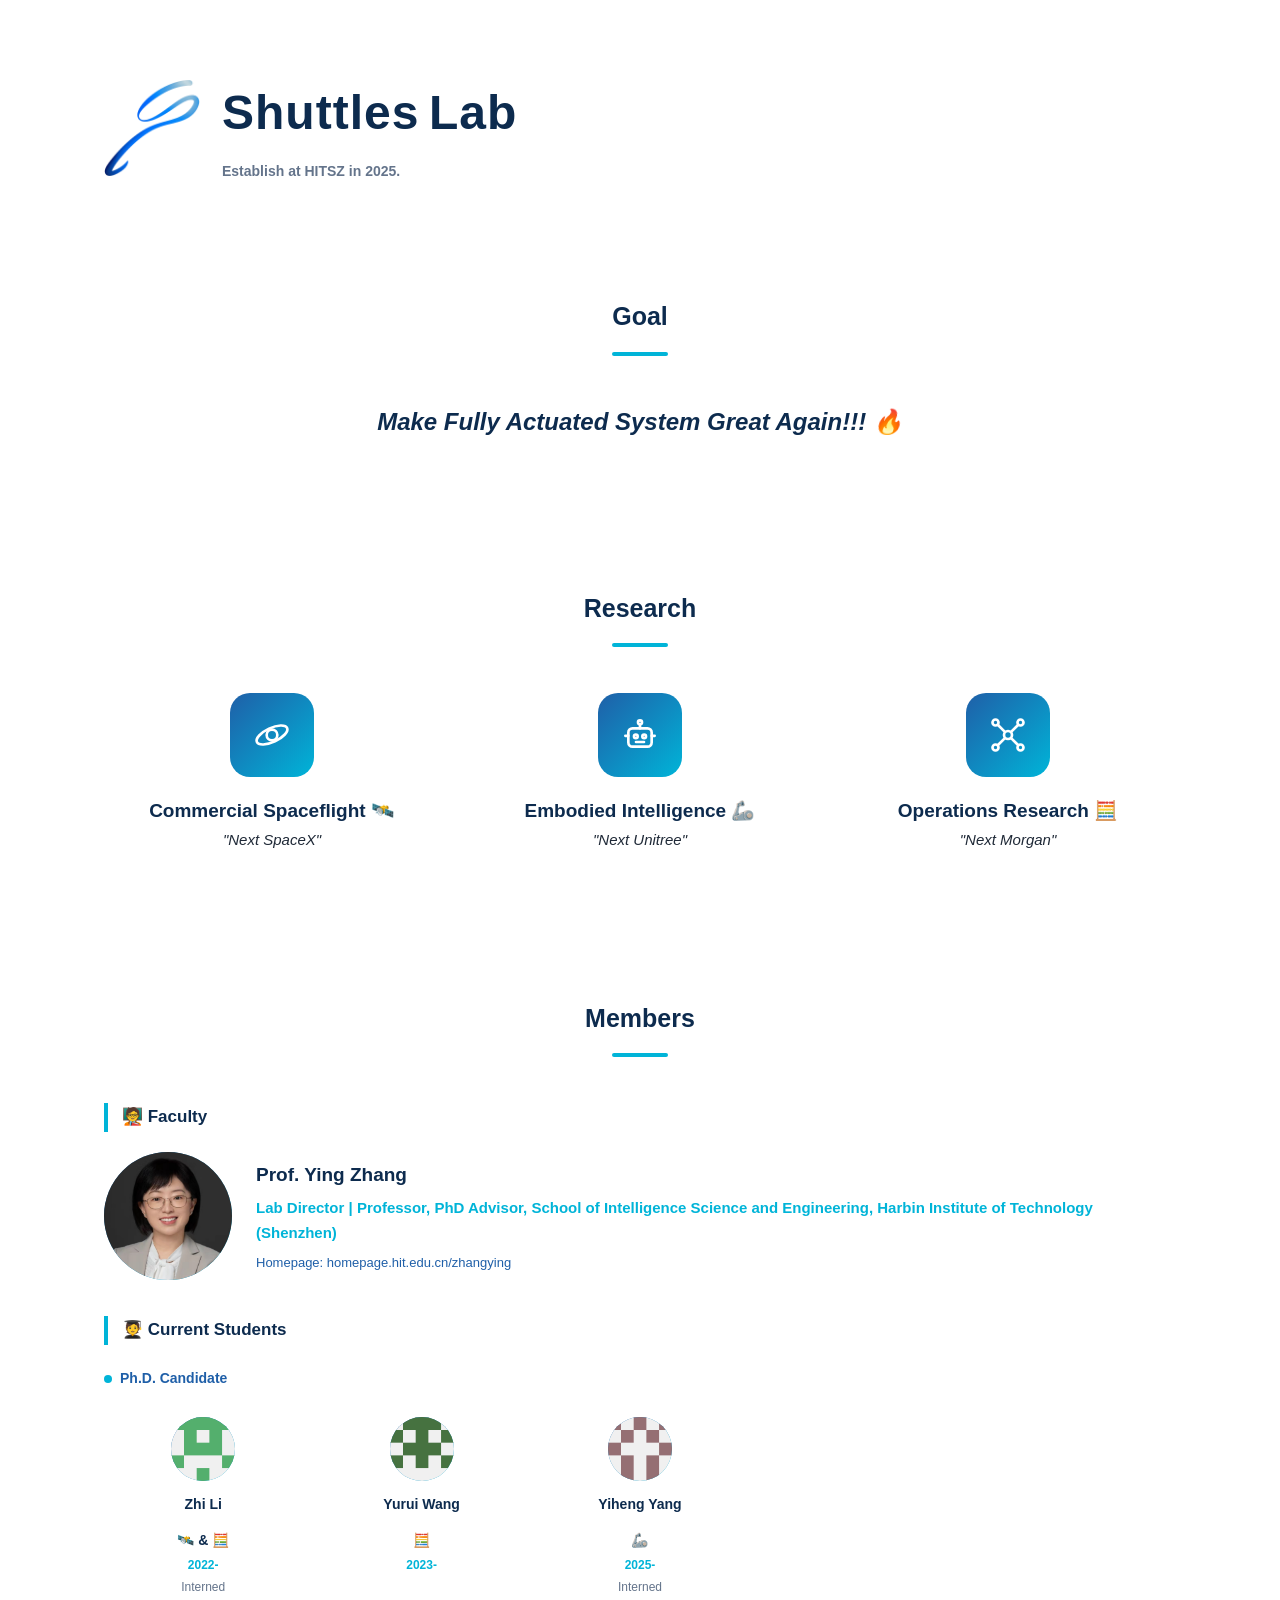
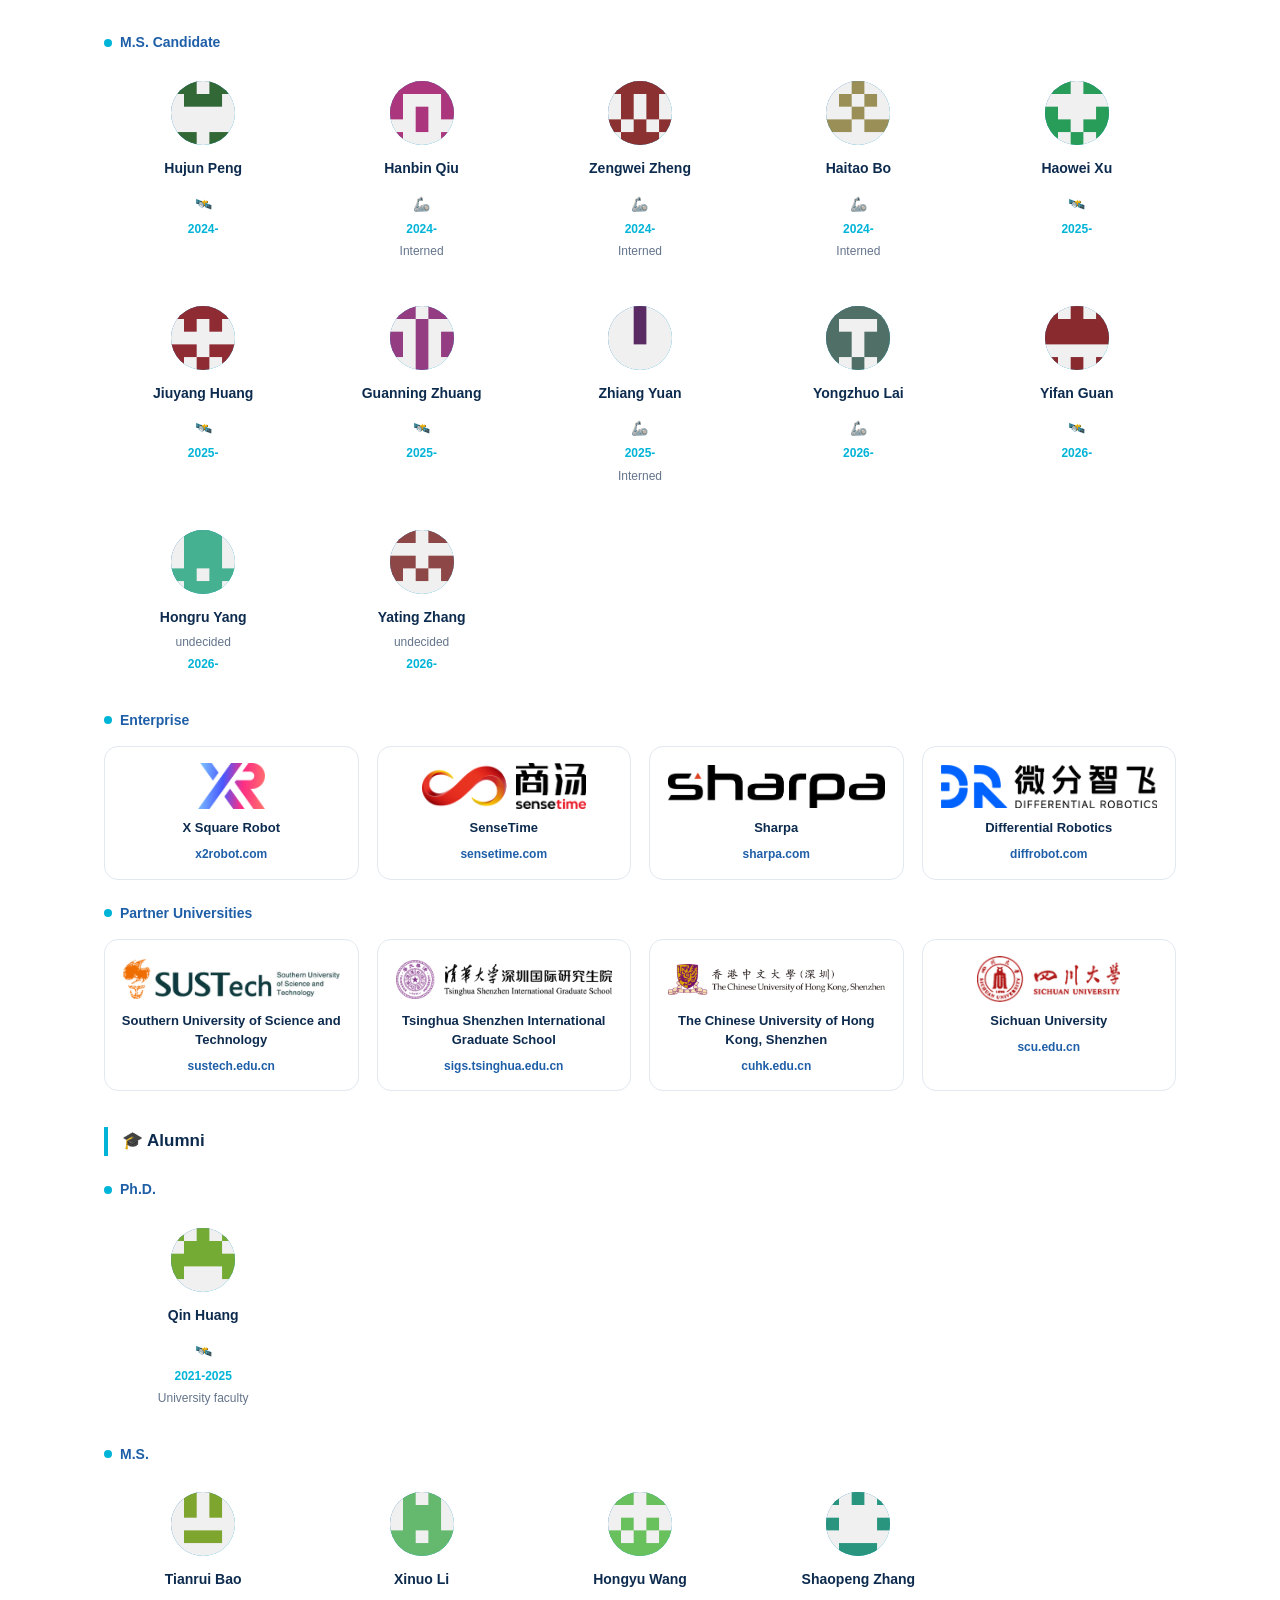
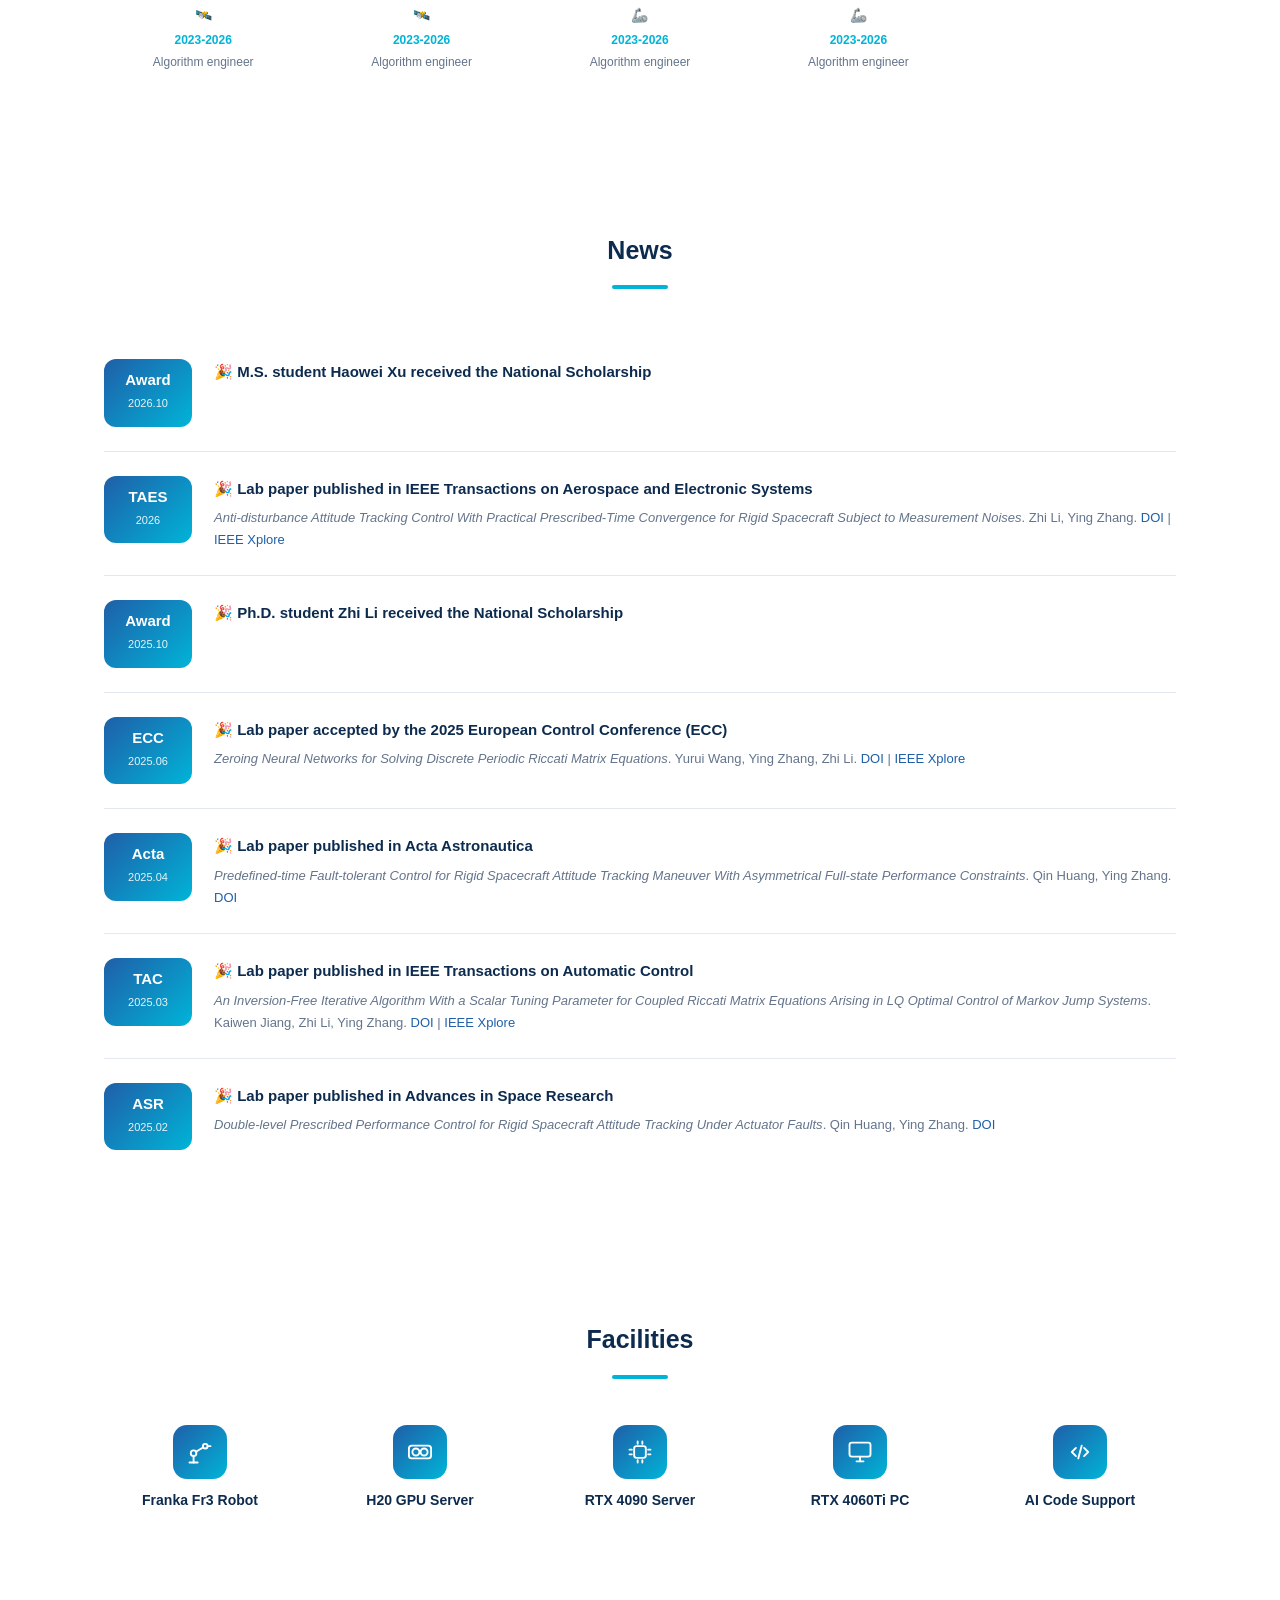
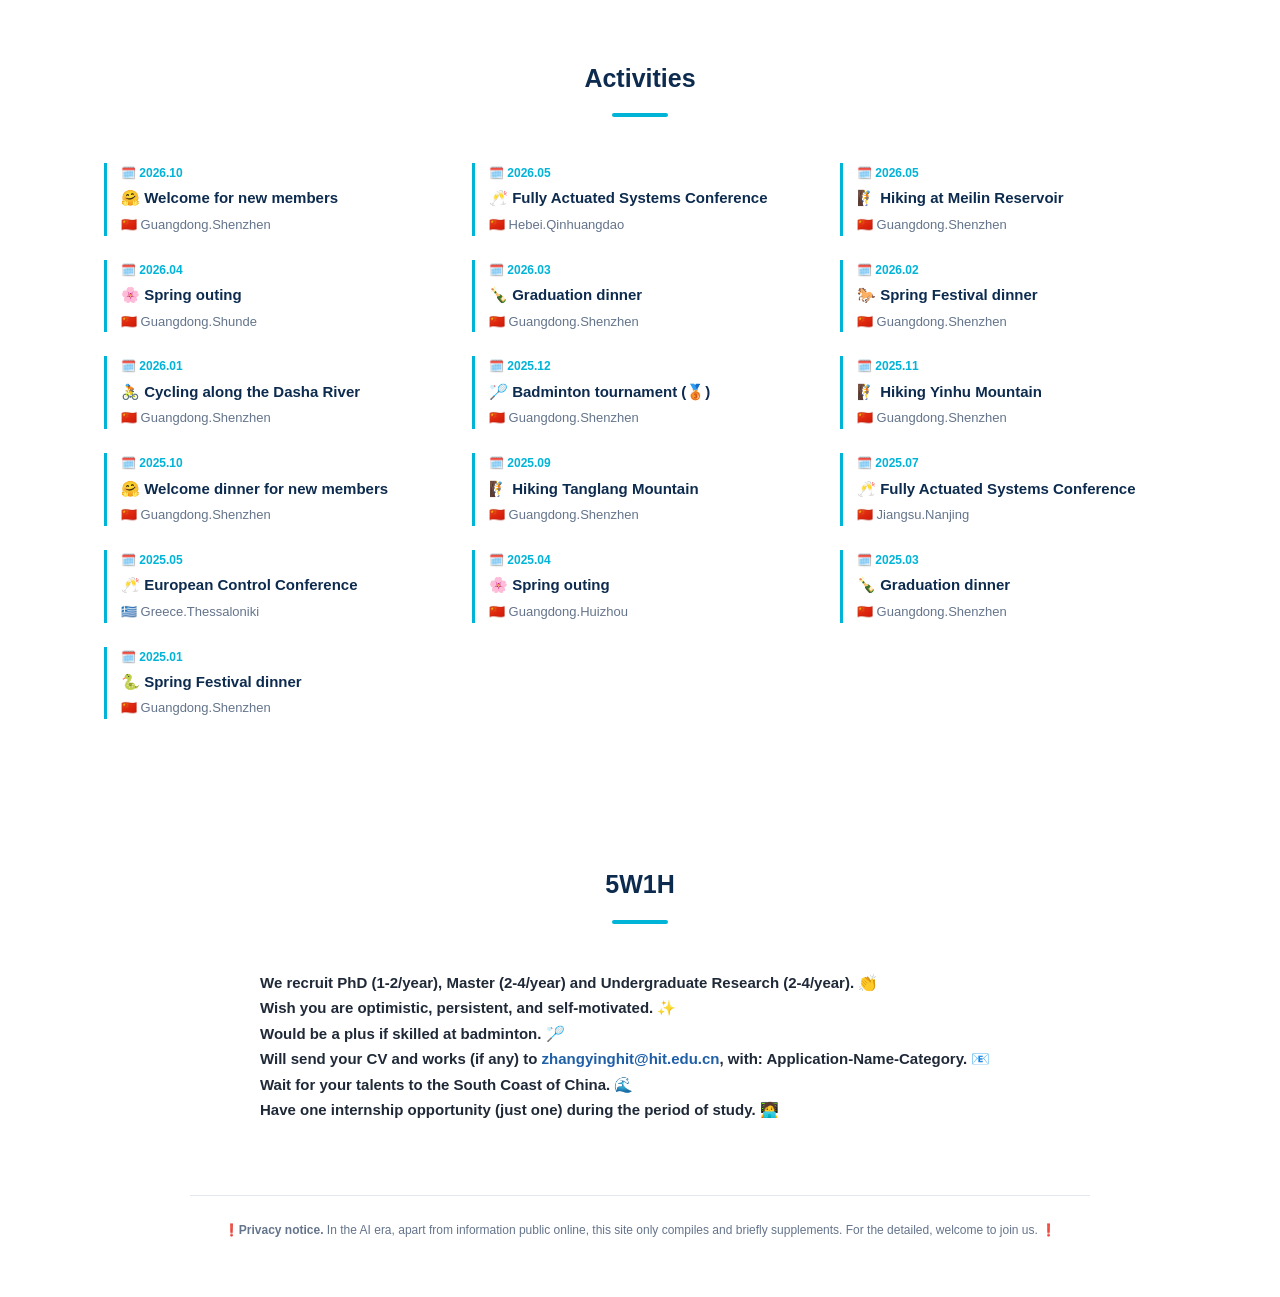
<file: index.html>
<!DOCTYPE html>
<html lang="en">
<head>
  <meta charset="UTF-8">
  <meta name="viewport" content="width=device-width, initial-scale=1.0">
  <title>ShuttlesLab</title>
  <meta name="description" content="ShuttlesLab official website">
  <link rel="icon" type="image/png" href="assets/img/logo-icon.png?v=3">
  <link rel="stylesheet" href="assets/css/style.css">
</head>
<body>
  <main>
    <!-- Hero -->
    <section class="hero" id="top">
      <div class="container hero-inner">
        <img class="hero-logo" src="assets/img/logo-icon.png" alt="ShuttlesLab">
        <div>
          <h1>Shuttles<span class="lab-gap">Lab</span></h1>
          <span class="founded">Establish at HITSZ in 2025.</span>
        </div>
      </div>
    </section>

    <!-- Goal -->
    <section class="section" id="goal">
      <div class="container">
        <div class="section-title">
          <h2>Goal</h2>
          <div class="bar"></div>
        </div>
        <p class="goal-text">Make Fully Actuated System Great Again!!! 🔥</p>
      </div>
    </section>

    <!-- Research -->
    <section class="section" id="research">
      <div class="container">
        <div class="section-title">
          <h2>Research</h2>
          <div class="bar"></div>
        </div>
        <div class="tiles">
          <div class="tile">
            <div class="tile-icon">
              <svg width="40" height="40" viewBox="0 0 24 24" fill="none" stroke="currentColor" stroke-width="1.6" stroke-linecap="round" stroke-linejoin="round"><circle cx="12" cy="12" r="3.2"/><ellipse cx="12" cy="12" rx="10" ry="4.2" transform="rotate(-25 12 12)"/></svg>
            </div>
            <h3>Commercial Spaceflight 🛰️</h3>
            <p><em>"Next SpaceX"</em></p>
          </div>
          <div class="tile">
            <div class="tile-icon">
              <svg width="40" height="40" viewBox="0 0 24 24" fill="none" stroke="currentColor" stroke-width="1.6" stroke-linecap="round" stroke-linejoin="round"><rect x="5" y="8" width="14" height="11" rx="2.5"/><circle cx="9.5" cy="12.8" r="1.1"/><circle cx="14.5" cy="12.8" r="1.1"/><path d="M9.6 16.2h4.8"/><path d="M12 8V5.6"/><circle cx="12" cy="4.4" r="1.2"/><path d="M5 12.5H3.2M19 12.5h1.8"/></svg>
            </div>
            <h3>Embodied Intelligence 🦾</h3>
            <p><em>"Next Unitree"</em></p>
          </div>
          <div class="tile">
            <div class="tile-icon">
              <svg width="40" height="40" viewBox="0 0 24 24" fill="none" stroke="currentColor" stroke-width="1.6" stroke-linecap="round" stroke-linejoin="round"><circle cx="12" cy="12" r="2.4"/><circle cx="4.5" cy="4.5" r="1.8"/><circle cx="19.5" cy="4.5" r="1.8"/><circle cx="4.5" cy="19.5" r="1.8"/><circle cx="19.5" cy="19.5" r="1.8"/><path d="M6 6l4 4M18 6l-4 4M6 18l4-4M18 18l-4-4"/></svg>
            </div>
            <h3>Operations Research 🧮</h3>
            <p><em>"Next Morgan"</em></p>
          </div>
        </div>
      </div>
    </section>

    <!-- Members -->
    <section class="section" id="members">
      <div class="container">
        <div class="section-title">
          <h2>Members</h2>
          <div class="bar"></div>
        </div>

        <h3 class="sub-heading">🧑‍🏫 Faculty</h3>
        <div class="pi-card">
          <img class="avatar big photo" src="assets/img/avatar-zhangying.png" alt="Prof. Ying Zhang">
          <div>
            <div class="name">Prof. Ying Zhang</div>
            <div class="role">Lab Director | Professor, PhD Advisor, School of Intelligence Science and Engineering, Harbin Institute of Technology (Shenzhen)</div>
            <div class="pi-link"><a href="https://homepage.hit.edu.cn/zhangying" target="_blank" rel="noopener">Homepage: homepage.hit.edu.cn/zhangying</a></div>
          </div>
        </div>

        <h3 class="sub-heading">🧑‍🎓 Current Students</h3>
        <h4 class="sub-sub-heading">Ph.D. Candidate</h4>
        <div class="people-grid">
          <div class="person">
            <img class="avatar photo" src="assets/img/avatar-zhi.png" alt="Zhi Li">
            <div class="name">Zhi Li</div>
            <div class="name">🛰️ & 🧮</div>
            <div class="role">2022-</div>
            <div class="where">Interned</div>
          </div>
          <div class="person">
            <img class="avatar photo" src="assets/img/avatar-yurui.png" alt="Yurui Wang">
            <div class="name">Yurui Wang</div>
            <div class="name">🧮</div>
            <div class="role">2023-</div>
          </div>
          <div class="person">
            <img class="avatar photo" src="assets/img/avatar-yiheng.png" alt="Yiheng Yang">
            <div class="name">Yiheng Yang</div>
            <div class="name">🦾</div>
            <div class="role">2025-</div>
            <div class="where">Interned</div>
          </div>
        </div>

        <h4 class="sub-sub-heading">M.S. Candidate</h4>
        <div class="people-grid">
          <div class="person">
            <img class="avatar photo" src="assets/img/avatar-hujun.png" alt="Hujun Peng">
            <div class="name">Hujun Peng</div>
            <div class="name">🛰️</div>
            <div class="role">2024-</div>
          </div>
          <div class="person">
            <img class="avatar photo" src="assets/img/avatar-hanbin.png" alt="Hanbin Qiu">
            <div class="name">Hanbin Qiu</div>
            <div class="name">🦾</div>
            <div class="role">2024-</div>
            <div class="where">Interned</div>
          </div>
          <div class="person">
            <img class="avatar photo" src="assets/img/avatar-zengwei.png" alt="Zengwei Zheng">
            <div class="name">Zengwei Zheng</div>
            <div class="name">🦾</div>
            <div class="role">2024-</div>
            <div class="where">Interned</div>
          </div>
          <div class="person">
            <img class="avatar photo" src="assets/img/avatar-haitao.png" alt="Haitao Bo">
            <div class="name">Haitao Bo</div>
            <div class="name">🦾</div>
            <div class="role">2024-</div>
            <div class="where">Interned</div>
          </div>
          <div class="person">
            <img class="avatar photo" src="assets/img/avatar-haowei.png" alt="Haowei Xu">
            <div class="name">Haowei Xu</div>
            <div class="name">🛰️</div>
            <div class="role">2025-</div>
          </div>
          <div class="person">
            <img class="avatar photo" src="assets/img/avatar-jiuyang.png" alt="Jiuyang Huang">
            <div class="name">Jiuyang Huang</div>
            <div class="name">🛰️</div>
            <div class="role">2025-</div>
          </div>
          <div class="person">
            <img class="avatar photo" src="assets/img/avatar-guanning.png" alt="Guanning Zhuang">
            <div class="name">Guanning Zhuang</div>
            <div class="name">🛰️</div>
            <div class="role">2025-</div>
          </div>
          <div class="person">
            <img class="avatar photo" src="assets/img/avatar-zhiang.png" alt="Zhiang Yuan">
            <div class="name">Zhiang Yuan</div>
            <div class="name">🦾</div>
            <div class="role">2025-</div>
            <div class="where">Interned</div>
          </div>
          <div class="person">
            <img class="avatar photo" src="assets/img/avatar-yongzhuo.png" alt="Yongzhuo Lai">
            <div class="name">Yongzhuo Lai</div>
            <div class="name">🦾</div>
            <div class="role">2026-</div>
          </div>
          <div class="person">
            <img class="avatar photo" src="assets/img/avatar-yifan.png" alt="Yifan Guan">
            <div class="name">Yifan Guan</div>
            <div class="name">🛰️</div>
            <div class="role">2026-</div>
          </div>
          <div class="person">
            <img class="avatar photo" src="assets/img/avatar-hongru.png" alt="Hongru Yang">
            <div class="name">Hongru Yang</div>
            <div class="where">undecided</div>
            <div class="role">2026-</div>
          </div>
          <div class="person">
            <img class="avatar photo" src="assets/img/avatar-yating.png" alt="Yating Zhang">
            <div class="name">Yating Zhang</div>
            <div class="where">undecided</div>
            <div class="role">2026-</div>
          </div>
        </div>

        <h4 class="sub-sub-heading">Enterprise</h4>
        <div class="partner-grid">
          <a class="partner" href="https://x2robot.com/" target="_blank" rel="noopener">
            <span class="partner-logo"><img src="assets/img/logo-x2robot.png" alt="X Square Robot"></span>
            <span class="partner-name">X Square Robot</span>
            <span class="partner-site">x2robot.com</span>
          </a>
          <a class="partner" href="https://www.sensetime.com/" target="_blank" rel="noopener">
            <span class="partner-logo"><img src="assets/img/logo-sensetime.png" alt="SenseTime"></span>
            <span class="partner-name">SenseTime</span>
            <span class="partner-site">sensetime.com</span>
          </a>
          <a class="partner" href="https://www.sharpa.com/" target="_blank" rel="noopener">
            <span class="partner-logo"><img src="assets/img/logo-sharpa.png" alt="Sharpa"></span>
            <span class="partner-name">Sharpa</span>
            <span class="partner-site">sharpa.com</span>
          </a>
          <a class="partner" href="https://diffrobot.com/" target="_blank" rel="noopener">
            <span class="partner-logo"><img src="assets/img/logo-diffrobot.png" alt="Differential Robotics"></span>
            <span class="partner-name">Differential Robotics</span>
            <span class="partner-site">diffrobot.com</span>
          </a>
        </div>

        <h4 class="sub-sub-heading">Partner Universities</h4>
        <div class="partner-grid">
          <a class="partner" href="https://www.sustech.edu.cn/" target="_blank" rel="noopener">
            <span class="partner-logo"><img src="assets/img/logo-sustech.png" alt="Southern University of Science and Technology"></span>
            <span class="partner-name">Southern University of Science and Technology</span>
            <span class="partner-site">sustech.edu.cn</span>
          </a>
          <a class="partner" href="https://www.sigs.tsinghua.edu.cn/" target="_blank" rel="noopener">
            <span class="partner-logo"><img src="assets/img/logo-sigs.png" alt="Tsinghua Shenzhen International Graduate School"></span>
            <span class="partner-name">Tsinghua Shenzhen International Graduate School</span>
            <span class="partner-site">sigs.tsinghua.edu.cn</span>
          </a>
          <a class="partner" href="https://www.cuhk.edu.cn/" target="_blank" rel="noopener">
            <span class="partner-logo"><img src="assets/img/logo-cuhksz.png" alt="The Chinese University of Hong Kong, Shenzhen"></span>
            <span class="partner-name">The Chinese University of Hong Kong, Shenzhen</span>
            <span class="partner-site">cuhk.edu.cn</span>
          </a>
          <a class="partner" href="https://www.scu.edu.cn/" target="_blank" rel="noopener">
            <span class="partner-logo"><img src="assets/img/logo-scu.png" alt="Sichuan University"></span>
            <span class="partner-name">Sichuan University</span>
            <span class="partner-site">scu.edu.cn</span>
          </a>
        </div>

        <h3 class="sub-heading">🎓 Alumni</h3>
        <h4 class="sub-sub-heading">Ph.D.</h4>
        <div class="people-grid">
          <div class="person">
            <img class="avatar photo" src="assets/img/avatar-qin.png" alt="Qin Huang">
            <div class="name">Qin Huang</div>
            <div class="name">🛰️</div>
            <div class="role">2021-2025</div>
            <div class="where">University faculty</div>
          </div>
        </div>

        <h4 class="sub-sub-heading">M.S.</h4>
        <div class="people-grid">
          <div class="person">
            <img class="avatar photo" src="assets/img/avatar-tianrui.png" alt="Tianrui Bao">
            <div class="name">Tianrui Bao</div>
            <div class="name">🛰️</div>
            <div class="role">2023-2026</div>
            <div class="where">Algorithm engineer</div>
          </div>
          <div class="person">
            <img class="avatar photo" src="assets/img/avatar-xinuo.png" alt="Xinuo Li">
            <div class="name">Xinuo Li</div>
            <div class="name">🛰️</div>
            <div class="role">2023-2026</div>
            <div class="where">Algorithm engineer</div>
          </div>
          <div class="person">
            <img class="avatar photo" src="assets/img/avatar-hongyu.png" alt="Hongyu Wang">
            <div class="name">Hongyu Wang</div>
            <div class="name">🦾</div>
            <div class="role">2023-2026</div>
            <div class="where">Algorithm engineer</div>
          </div>
          <div class="person">
            <img class="avatar photo" src="assets/img/avatar-shaopeng.png" alt="Shaopeng Zhang">
            <div class="name">Shaopeng Zhang</div>
            <div class="name">🦾</div>
            <div class="role">2023-2026</div>
            <div class="where">Algorithm engineer</div>
          </div>
        </div>
      </div>
    </section>

    <!-- News -->
    <section class="section" id="news">
      <div class="container">
        <div class="section-title">
          <h2>News</h2>
          <div class="bar"></div>
        </div>
        <div class="news-item">
          <div class="date-badge"><span class="d">Award</span><span class="ym">2026.10</span></div>
          <div class="news-body">
            <h3>🎉 M.S. student Haowei Xu received the National Scholarship</h3>
          </div>
        </div>
        <div class="news-item">
          <div class="date-badge"><span class="d">TAES</span><span class="ym">2026</span></div>
          <div class="news-body">
            <h3>🎉 Lab paper published in IEEE Transactions on Aerospace and Electronic Systems</h3>
            <p><em>Anti-disturbance Attitude Tracking Control With Practical Prescribed-Time Convergence for Rigid Spacecraft Subject to Measurement Noises</em>. Zhi Li, Ying Zhang. <a href="https://doi.org/10.1109/TAES.2026.3672091" target="_blank" rel="noopener">DOI</a> | <a href="https://ieeexplore.ieee.org/document/11429147" target="_blank" rel="noopener">IEEE Xplore</a></p>
          </div>
        </div>
        <div class="news-item">
          <div class="date-badge"><span class="d">Award</span><span class="ym">2025.10</span></div>
          <div class="news-body">
            <h3>🎉 Ph.D. student Zhi Li received the National Scholarship</h3>
          </div>
        </div>
        <div class="news-item">
          <div class="date-badge"><span class="d">ECC</span><span class="ym">2025.06</span></div>
          <div class="news-body">
            <h3>🎉 Lab paper accepted by the 2025 European Control Conference (ECC)</h3>
            <p><em>Zeroing Neural Networks for Solving Discrete Periodic Riccati Matrix Equations</em>. Yurui Wang, Ying Zhang, Zhi Li. <a href="https://doi.org/10.23919/ECC65951.2025.11186951" target="_blank" rel="noopener">DOI</a> | <a href="https://ieeexplore.ieee.org/document/11186951" target="_blank" rel="noopener">IEEE Xplore</a></p>
          </div>
        </div>
        <div class="news-item">
          <div class="date-badge"><span class="d">Acta</span><span class="ym">2025.04</span></div>
          <div class="news-body">
            <h3>🎉 Lab paper published in Acta Astronautica</h3>
            <p><em>Predefined-time Fault-tolerant Control for Rigid Spacecraft Attitude Tracking Maneuver With Asymmetrical Full-state Performance Constraints</em>. Qin Huang, Ying Zhang. <a href="https://doi.org/10.1016/j.actaastro.2025.01.058" target="_blank" rel="noopener">DOI</a></p>
          </div>
        </div>
        <div class="news-item">
          <div class="date-badge"><span class="d">TAC</span><span class="ym">2025.03</span></div>
          <div class="news-body">
            <h3>🎉 Lab paper published in IEEE Transactions on Automatic Control</h3>
            <p><em>An Inversion-Free Iterative Algorithm With a Scalar Tuning Parameter for Coupled Riccati Matrix Equations Arising in LQ Optimal Control of Markov Jump Systems</em>. Kaiwen Jiang, Zhi Li, Ying Zhang. <a href="https://doi.org/10.1109/TAC.2024.3476993" target="_blank" rel="noopener">DOI</a> | <a href="https://ieeexplore.ieee.org/document/10711232" target="_blank" rel="noopener">IEEE Xplore</a></p>
          </div>
        </div>
        <div class="news-item">
          <div class="date-badge"><span class="d">ASR</span><span class="ym">2025.02</span></div>
          <div class="news-body">
            <h3>🎉 Lab paper published in Advances in Space Research</h3>
            <p><em>Double-level Prescribed Performance Control for Rigid Spacecraft Attitude Tracking Under Actuator Faults</em>. Qin Huang, Ying Zhang. <a href="https://doi.org/10.1016/j.asr.2024.11.070" target="_blank" rel="noopener">DOI</a></p>
          </div>
        </div>
      </div>
    </section>

    <!-- Facilities -->
    <section class="section" id="facilities">
      <div class="container">
        <div class="section-title">
          <h2>Facilities</h2>
          <div class="bar"></div>
        </div>
        <div class="facility-grid">
          <div class="facility">
            <div class="facility-icon">
              <svg width="40" height="40" viewBox="0 0 24 24" fill="none" stroke="currentColor" stroke-width="1.6" stroke-linecap="round" stroke-linejoin="round"><path d="M3 21h7"/><path d="M6.5 21v-5"/><circle cx="6.5" cy="13" r="2.4"/><path d="M8.6 11.8l5.2-3.2"/><circle cx="16.5" cy="7" r="2"/><path d="M18.5 7H21"/></svg>
            </div>
            <h3>Franka Fr3 Robot</h3>
          </div>
          <div class="facility">
            <div class="facility-icon">
              <svg width="40" height="40" viewBox="0 0 24 24" fill="none" stroke="currentColor" stroke-width="1.6" stroke-linecap="round" stroke-linejoin="round"><rect x="2.5" y="6.5" width="19" height="11" rx="2.5"/><circle cx="8.5" cy="12" r="3"/><circle cx="15.5" cy="12" r="3"/></svg>
            </div>
            <h3>H20 GPU Server</h3>
          </div>
          <div class="facility">
            <div class="facility-icon">
              <svg width="40" height="40" viewBox="0 0 24 24" fill="none" stroke="currentColor" stroke-width="1.6" stroke-linecap="round" stroke-linejoin="round"><rect x="7" y="7" width="10" height="10" rx="2"/><path d="M10 3v2M14 3v2M10 19v2M14 19v2M3 10h2M3 14h2M19 10h2M19 14h2"/></svg>
            </div>
            <h3>RTX 4090 Server</h3>
          </div>
          <div class="facility">
            <div class="facility-icon">
              <svg width="40" height="40" viewBox="0 0 24 24" fill="none" stroke="currentColor" stroke-width="1.6" stroke-linecap="round" stroke-linejoin="round"><rect x="3" y="4" width="18" height="12" rx="2"/><path d="M9 20h6"/><path d="M12 16v4"/></svg>
            </div>
            <h3>RTX 4060Ti PC</h3>
          </div>
          <div class="facility">
            <div class="facility-icon">
              <svg width="40" height="40" viewBox="0 0 24 24" fill="none" stroke="currentColor" stroke-width="1.6" stroke-linecap="round" stroke-linejoin="round"><path d="M8.5 8.5L5 12l3.5 3.5"/><path d="M15.5 8.5L19 12l-3.5 3.5"/><path d="M13.5 6.5l-3 11"/></svg>
            </div>
            <h3>AI Code Support</h3>
          </div>
        </div>
      </div>
    </section>

    <!-- Activities -->
    <section class="section" id="activities">
      <div class="container">
        <div class="section-title">
          <h2>Activities</h2>
          <div class="bar"></div>
        </div>
        <div class="activity-grid">
          <div class="activity-card">
            <div class="activity-date">🗓️ 2026.10</div>
            <h3>🤗 Welcome for new members</h3>
            <p>🇨🇳 Guangdong.Shenzhen</p>
          </div>
          <div class="activity-card">
            <div class="activity-date">🗓️ 2026.05</div>
            <h3>🥂 Fully Actuated Systems Conference</h3>
            <p>🇨🇳 Hebei.Qinhuangdao</p>
          </div>
          <div class="activity-card">
            <div class="activity-date">🗓️ 2026.05</div>
            <h3>🧗 Hiking at Meilin Reservoir</h3>
            <p>🇨🇳 Guangdong.Shenzhen</p>
          </div>
          <div class="activity-card">
            <div class="activity-date">🗓️ 2026.04</div>
            <h3>🌸 Spring outing</h3>
            <p>🇨🇳 Guangdong.Shunde</p>
          </div>
          <div class="activity-card">
            <div class="activity-date">🗓️ 2026.03</div>
            <h3>🍾 Graduation dinner</h3>
            <p>🇨🇳 Guangdong.Shenzhen</p>
          </div>
          <div class="activity-card">
            <div class="activity-date">🗓️ 2026.02</div>
            <h3>🐎 Spring Festival dinner</h3>
            <p>🇨🇳 Guangdong.Shenzhen</p>
          </div>
          <div class="activity-card">
            <div class="activity-date">🗓️ 2026.01</div>
            <h3>🚴 Cycling along the Dasha River</h3>
            <p>🇨🇳 Guangdong.Shenzhen</p>
          </div>
          <div class="activity-card">
            <div class="activity-date">🗓️ 2025.12</div>
            <h3>🏸 Badminton tournament (🥉)</h3>
            <p>🇨🇳 Guangdong.Shenzhen</p>
          </div>
          <div class="activity-card">
            <div class="activity-date">🗓️ 2025.11</div>
            <h3>🧗 Hiking Yinhu Mountain</h3>
            <p>🇨🇳 Guangdong.Shenzhen</p>
          </div>
          <div class="activity-card">
            <div class="activity-date">🗓️ 2025.10</div>
            <h3>🤗 Welcome dinner for new members</h3>
            <p>🇨🇳 Guangdong.Shenzhen</p>
          </div>
          <div class="activity-card">
            <div class="activity-date">🗓️ 2025.09</div>
            <h3>🧗 Hiking Tanglang Mountain</h3>
            <p>🇨🇳 Guangdong.Shenzhen</p>
          </div>
          <div class="activity-card">
            <div class="activity-date">🗓️ 2025.07</div>
            <h3>🥂 Fully Actuated Systems Conference</h3>
            <p>🇨🇳 Jiangsu.Nanjing</p>
          </div>
          <div class="activity-card">
            <div class="activity-date">🗓️ 2025.05</div>
            <h3>🥂 European Control Conference</h3>
            <p>🇬🇷 Greece.Thessaloniki</p>
          </div>
          <div class="activity-card">
            <div class="activity-date">🗓️ 2025.04</div>
            <h3>🌸 Spring outing</h3>
            <p>🇨🇳 Guangdong.Huizhou</p>
          </div>
          <div class="activity-card">
            <div class="activity-date">🗓️ 2025.03</div>
            <h3>🍾 Graduation dinner</h3>
            <p>🇨🇳 Guangdong.Shenzhen</p>
          </div>
          <div class="activity-card">
            <div class="activity-date">🗓️ 2025.01</div>
            <h3>🐍 Spring Festival dinner</h3>
            <p>🇨🇳 Guangdong.Shenzhen</p>
          </div>
        </div>
      </div>
    </section>

    <!-- Join -->
    <section class="section" id="join">
      <div class="container">
        <div class="section-title">
          <h2>5W1H</h2>
          <div class="bar"></div>
        </div>
        <div class="apply-box">
          <h4>We recruit PhD (1-2/year), Master (2-4/year) and Undergraduate Research (2-4/year). 👏 </h4>
          <h4>Wish you are optimistic, persistent, and self-motivated. ✨ </h4>
          <h4>Would be a plus if skilled at badminton. 🏸 </h4>
          <h4>Will send your CV and works (if any) to <a href="mailto:zhangyinghit@hit.edu.cn">zhangyinghit@hit.edu.cn</a>, with: Application-Name-Category. 📧</h4>
          <h4>Wait for your talents to the South Coast of China. 🌊</h4>
          <h4>Have one internship opportunity (just one) during the period of study. 🧑‍💻</h4>
        </div>
      </div>
    </section>

    <!-- Privacy notice -->
    <div class="site-note">
      <div class="container">
        <p><strong>❗️Privacy notice.</strong> In the AI era, apart from information public online, this site only compiles and briefly supplements. For the detailed, welcome to join us. ❗️</p>
      </div>
    </div>
  </main>
</body>
</html>
</file>
<file: assets/css/style.css>
/* ========== ShuttleLab global styles ========== */
:root {
  --primary: #1f5fa8;
  --primary-dark: #0d2b4e;
  --accent: #00b4d8;
  --text: #1f2937;
  --muted: #64748b;
  --border: #e2e8f0;
}

* { margin: 0; padding: 0; box-sizing: border-box; }
html { scroll-behavior: smooth; }

body {
  font-family: "Trebuchet MS", Helvetica, sans-serif;
  font-size: 15px;
  color: var(--text);
  background: #fff;
  line-height: 1.7;
}

.container { max-width: 1120px; margin: 0 auto; padding: 0 24px; }
a { color: var(--primary); text-decoration: none; }
img { max-width: 100%; }

/* ========== Hero ========== */
.hero {
  background: #fff;
  color: var(--primary-dark);
  padding: 72px 0 40px;
}
.hero-inner { display: flex; align-items: center; gap: 22px; }
.hero-logo { width: 96px; height: auto; display: block; flex-shrink: 0; }
.hero h1 { font-size: clamp(32px, 4.6vw, 48px); font-weight: 800; letter-spacing: 1px; }
.hero h1 .lab-gap { margin-left: 0.2em; }
.hero .founded {
  display: block;
  margin-top: 6px;
  font-size: clamp(12px, 1.4vw, 14px);
  font-weight: 600;
  color: var(--muted);
}

/* ========== Generic section ========== */
.section { padding: 72px 0; }
.section-title { text-align: center; margin-bottom: 46px; }
.section-title h2 { font-size: 25px; color: var(--primary-dark); }
.section-title .sub { color: var(--muted); margin-top: 8px; font-size: 13px; }
.section-title .bar { width: 56px; height: 4px; background: var(--accent); margin: 14px auto 0; border-radius: 2px; }

/* ========== Goal ========== */
.goal-text {
  text-align: center;
  max-width: 760px;
  margin: 0 auto;
  font-size: clamp(18px, 2.4vw, 24px);
  font-style: italic;
  font-weight: 700;
  color: var(--primary-dark);
}

/* ========== Tiles (Research / Join) ========== */
.tiles { display: grid; grid-template-columns: repeat(3, 1fr); gap: 32px; }
.tile { text-align: center; }
.tile-icon {
  width: 84px; height: 84px;
  margin: 0 auto 18px;
  border-radius: 20px;
  display: flex; align-items: center; justify-content: center;
  background: linear-gradient(135deg, var(--primary), var(--accent));
  color: #fff;
}
.tile h3 { font-size: 19px; color: var(--primary-dark); }

/* ========== Facilities ========== */
.facility-grid {
  display: flex;
  flex-wrap: wrap;
  justify-content: center;
  align-items: flex-start;
  gap: 40px 80px;
}
.facility {
  flex: 0 0 140px;
  display: flex;
  flex-direction: column;
  align-items: center;
  gap: 10px;
  text-align: center;
}
.facility-icon {
  width: 54px; height: 54px;
  border-radius: 14px;
  display: flex; align-items: center; justify-content: center;
  background: linear-gradient(135deg, var(--primary), var(--accent));
  color: #fff;
  flex-shrink: 0;
}
.facility-icon svg { width: 28px; height: 28px; }
.facility h3 { font-size: 14px; color: var(--primary-dark); }

/* ========== News ========== */
.news-item {
  display: flex;
  gap: 22px;
  padding: 24px 0;
  border-bottom: 1px solid var(--border);
  align-items: flex-start;
}
.news-item:last-child { border-bottom: none; }
.date-badge {
  min-width: 88px;
  text-align: center;
  background: linear-gradient(135deg, var(--primary), var(--accent));
  color: #fff;
  border-radius: 12px;
  padding: 12px 8px;
  flex-shrink: 0;
}
.date-badge .d { font-size: 15px; font-weight: 800; display: block; line-height: 1.2; white-space: nowrap; }
.date-badge .ym { font-size: 11px; opacity: 0.9; }
.news-body h3 { font-size: 15px; color: var(--primary-dark); margin-bottom: 6px; }
.news-body p { font-size: 13px; color: var(--muted); }

/* ========== Members ========== */
.pi-card {
  display: flex;
  gap: 24px;
  align-items: center;
  margin-bottom: 8px;
}
.avatar {
  width: 64px; height: 64px;
  border-radius: 50%;
  display: flex; align-items: center; justify-content: center;
  font-size: 20px; font-weight: 700;
  color: #fff;
  background: linear-gradient(135deg, var(--primary), var(--accent));
  flex-shrink: 0;
}
.avatar.big { width: 128px; height: 128px; font-size: 36px; }
.avatar.photo { object-fit: cover; object-position: center 20%; }
img.avatar { display: block; margin: 0 auto; }
.pi-card img.avatar { margin: 0; }
.pi-card .name { font-size: 19px; font-weight: 700; color: var(--primary-dark); }
.pi-card .role { color: var(--accent); font-weight: 600; margin-top: 4px; }
.pi-card .pi-link { margin-top: 6px; font-size: 13px; }

.people-grid { display: grid; grid-template-columns: repeat(auto-fill, minmax(180px, 1fr)); gap: 20px; }
.person {
  text-align: center;
  padding: 12px 8px;
}
.person .name { font-weight: 700; color: var(--primary-dark); font-size: 14px; margin-top: 12px; }
.person .role { font-size: 12px; color: var(--accent); font-weight: 600; margin-top: 2px; }
.person .where { font-size: 12px; color: var(--muted); margin-top: 2px; }

.sub-heading {
  font-size: 17px;
  color: var(--primary-dark);
  border-left: 4px solid var(--accent);
  padding-left: 14px;
  margin: 36px 0 20px;
}
.section-title + .sub-heading { margin-top: 0; }
.sub-sub-heading {
  font-size: 14px;
  font-weight: 700;
  color: var(--primary);
  margin: 22px 0 14px;
  display: flex;
  align-items: center;
  gap: 8px;
}
.sub-sub-heading::before {
  content: "";
  width: 8px;
  height: 8px;
  border-radius: 50%;
  background: var(--accent);
  flex-shrink: 0;
}

/* ========== Partners (Enterprise / Universities) ========== */
.partner-grid {
  display: grid;
  grid-template-columns: repeat(auto-fill, minmax(210px, 1fr));
  gap: 18px;
  margin-bottom: 4px;
}
.partner {
  display: flex;
  flex-direction: column;
  align-items: center;
  gap: 6px;
  padding: 16px 12px 14px;
  border: 1px solid var(--border);
  border-radius: 14px;
  background: #fff;
  text-align: center;
  transition: border-color 0.18s, box-shadow 0.18s, transform 0.18s;
}
.partner:hover {
  border-color: var(--accent);
  box-shadow: 0 6px 18px rgba(31, 95, 168, 0.12);
  transform: translateY(-2px);
}
.partner-logo {
  display: flex;
  align-items: center;
  justify-content: center;
  width: 100%;
  height: 46px;
  padding: 0 6px;
  margin-bottom: 4px;
}
.partner-logo img { max-width: 100%; max-height: 46px; width: auto; height: auto; }
.partner-name { font-size: 13px; font-weight: 700; color: var(--primary-dark); line-height: 1.45; }
.partner-site { font-size: 12px; font-weight: 600; }

/* ========== Join / Apply ========== */
.apply-box { max-width: 760px; margin: 0 auto; text-align: justify; }
.apply-box p { font-size: 13px; }

/* ========== Activities ========== */
.activity-grid {
  display: grid;
  grid-template-columns: repeat(auto-fill, minmax(260px, 1fr));
  gap: 24px 32px;
}
.activity-card {
  border-left: 3px solid var(--accent);
  padding-left: 14px;
}
.activity-card .activity-date {
  font-size: 12px;
  color: var(--accent);
  font-weight: 600;
}
.activity-card h3 { font-size: 15px; color: var(--primary-dark); margin-top: 2px; }
.activity-card p { font-size: 13px; color: var(--muted); margin-top: 4px; line-height: 1.6; }

/* ========== Privacy note ========== */
.site-note { padding: 0 0 56px; }
.site-note p {
  max-width: 900px;
  margin: 0 auto;
  padding-top: 24px;
  border-top: 1px solid var(--border);
  font-size: 12px;
  color: var(--muted);
  line-height: 1.75;
  text-align: center;
}

/* ========== Responsive ========== */
@media (max-width: 960px) {
  .tiles { grid-template-columns: repeat(2, 1fr); }
  .pi-card { flex-direction: column; text-align: center; }
}

@media (max-width: 640px) {
  .tiles { grid-template-columns: 1fr; }
  .hero { padding: 48px 0 28px; }
  .hero-inner { gap: 16px; }
  .hero-logo { width: 64px; }
  .section { padding: 52px 0; }
  .news-item { flex-direction: column; gap: 12px; }
  .date-badge { width: fit-content; padding: 8px 14px; }
}
</file>
